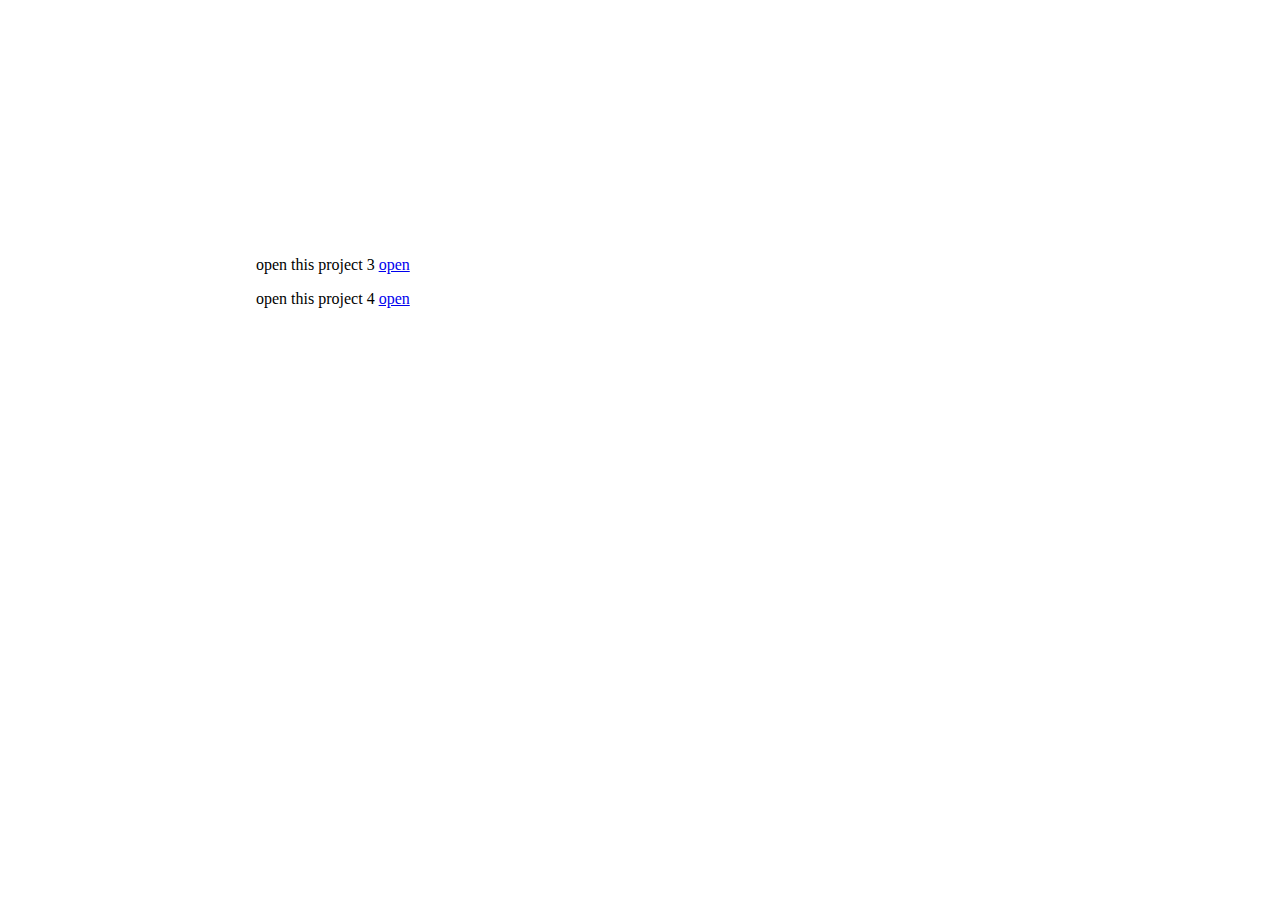
<file: index.html>
<!DOCTYPE html>
<head>
<title>WEB DEVELOPMET PROJECTS</title>
<meta charset="UTF-8">

<meta name="viewport" content="width=device-width, initial-scale=1.0">

<meta name="description" content="SINGLE PAGE CV">

<meta name="keywords" content="HTML, Web Development, Learning">
<style>
    body{
        margin: 20%;

    }
</style>
</head>
<body>
    <p>open this project 3 <a href="proj3/index.html">open</a> </p>
    <p>open this project 4 <a href="proj4/index.html">open</a> </p>
</body>
</html>
</file>
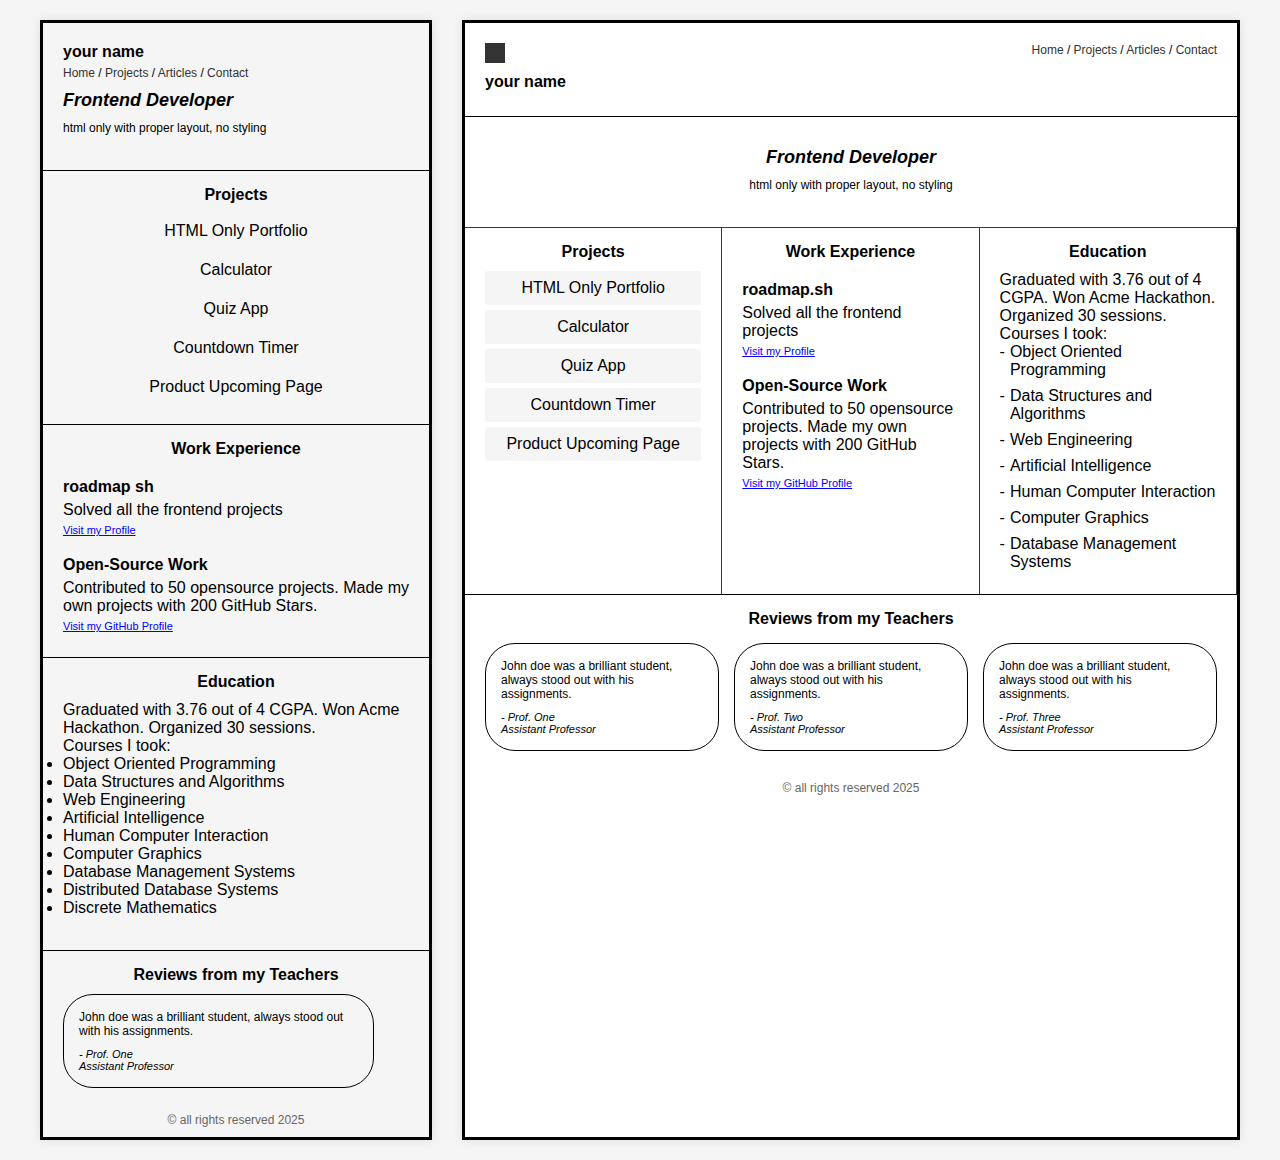
<file: proj3/index.html>
<!DOCTYPE html>
<html lang="en">
<head>
    <meta charset="UTF-8">
    <meta name="viewport" content="width=device-width, initial-scale=1.0">
    <link rel="stylesheet" href="styles.css">
    <title>Frontend Developer Portfolio</title>    
</head>
<body>
    <div class="container">
        <!-- Left Panel -->
        <div class="left-panel">
            <!-- Header Section -->
            <div class="header">
                
                <h1>your name</h1>
                <div class="nav">
                    <a href="#">Home</a> / 
                    <a href="#">Projects</a> / 
                    <a href="#">Articles</a> / 
                    <a href="#">Contact</a>
                </div>
                <div class="title">Frontend Developer</div>
                <div class="subtitle">html only with proper layout, no styling</div>
            </div>
            
            <!-- Projects Section -->
            <div class="section">
                <div class="section-title">Projects</div>
                <div class="project-item">HTML Only Portfolio</div>
                <div class="project-item">Calculator</div>
                <div class="project-item">Quiz App</div>
                <div class="project-item">Countdown Timer</div>
                <div class="project-item">Product Upcoming Page</div>
            </div>
            
            <!-- Work Experience Section -->
            <div class="section">
                <div class="section-title">Work Experience</div>
                <div class="experience-content">
                    <div class="experience-title">roadmap sh</div>
                    <div>Solved all the frontend projects</div>
                    <div class="visit-profile">Visit my Profile</div>
                </div>
                
                <div class="experience-content">
                    <div class="experience-title">Open-Source Work</div>
                    <div>Contributed to 50 opensource projects. Made my own projects with 200 GitHub Stars.</div>
                    <div class="visit-profile">Visit my GitHub Profile</div>
                </div>
            </div>
            
            <!-- Education Section -->
            <div class="section">
                <div class="section-title">Education</div>
                <div class="education-content">
                    <div>Graduated with 3.76 out of 4 CGPA. Won Acme Hackathon. Organized 30 sessions.</div>
                    <div>Courses I took:</div>
                    <ul>
                        <li>Object Oriented Programming</li>
                        <li>Data Structures and Algorithms</li>
                        <li>Web Engineering</li>
                        <li>Artificial Intelligence</li>
                        <li>Human Computer Interaction</li>
                        <li>Computer Graphics</li>
                        <li>Database Management Systems</li>
                        <li>Distributed Database Systems</li>
                        <li>Discrete Mathematics</li>
                      </ul>
                      <br>
                </div>
            </div>
            
            <!-- Reviews Section -->
            <div class="reviews">
                <div class="section-title">Reviews from my Teachers</div>
                <div class="review-card">
                    <div class="review-text">John doe was a brilliant student, always stood out with his assignments.</div>
                    <div class="reviewer">- Prof. One<br>Assistant Professor</div>
                </div>
            </div>
            
            <!-- Footer -->
            <div class="footer">
                © all rights reserved 2025
            </div>
        </div>
        
        <!-- Right Panel -->
        <div class="right-panel">
            <!-- Header Section -->
            <div class="header">
                <div>
                    <div class="icon"></div>
                    <h1>your name</h1>
                </div>
                <div class="nav">
                    <a href="#">Home</a> / 
                    <a href="#">Projects</a> / 
                    <a href="#">Articles</a> / 
                    <a href="#">Contact</a>
                </div>
            </div>
            
            <div>
                <div style="text-align: center; padding: 20px;">
                    <div class="title">Frontend Developer</div>
                    <div class="subtitle">html only with proper layout, no styling</div>
                </div>
            </div>
            
            <div class="content">
                <!-- Projects Section -->
                <div class="section">
                    <div class="section-title">Projects</div>
                    <div class="project-item">HTML Only Portfolio</div>
                    <div class="project-item">Calculator</div>
                    <div class="project-item">Quiz App</div>
                    <div class="project-item">Countdown Timer</div>
                    <div class="project-item">Product Upcoming Page</div>
                </div>
                
                <!-- Work Experience Section -->
                <div class="section">
                    <div class="section-title">Work Experience</div>
                    <div class="experience-content">
                        <div class="experience-title">roadmap.sh</div>
                        <div>Solved all the frontend projects</div>
                        <div class="visit-profile">Visit my Profile</div>
                    </div>
                    
                    <div class="experience-content">
                        <div class="experience-title">Open-Source Work</div>
                        <div>Contributed to 50 opensource projects. Made my own projects with 200 GitHub Stars.</div>
                        <div class="visit-profile">Visit my GitHub Profile</div>
                    </div>
                </div>
                
                <!-- Education Section -->
                <div class="section">
                    <div class="section-title">Education</div>
                    <div>Graduated with 3.76 out of 4 CGPA. Won Acme Hackathon. Organized 30 sessions.</div>
                    <div>Courses I took:</div>
                    <div class="education-item">Object Oriented Programming</div>
                    <div class="education-item">Data Structures and Algorithms</div>
                    <div class="education-item">Web Engineering</div>
                    <div class="education-item">Artificial Intelligence</div>
                    <div class="education-item">Human Computer Interaction</div>
                    <div class="education-item">Computer Graphics</div>
                    <div class="education-item">Database Management Systems</div>
                </div>
                
                <!-- Reviews Section -->
                <div class="reviews">
                    <div class="section-title">Reviews from my Teachers</div>
                    <div class="review-cards">
                        <div class="review-card">
                            <div class="review-text">John doe was a brilliant student, always stood out with his assignments.</div>
                            <div class="reviewer">- Prof. One<br>Assistant Professor</div>
                        </div>
                        <div class="review-card">
                            <div class="review-text">John doe was a brilliant student, always stood out with his assignments.</div>
                            <div class="reviewer">- Prof. Two<br>Assistant Professor</div>
                        </div>
                        <div class="review-card">
                            <div class="review-text">John doe was a brilliant student, always stood out with his assignments.</div>
                            <div class="reviewer">- Prof. Three<br>Assistant Professor</div>
                        </div>
                    </div>
                </div>
            </div>
            
            <!-- Footer -->
            <div class="footer">
                © all rights reserved 2025
            </div>
        </div>
    </div>
</body>
</html>
</file>
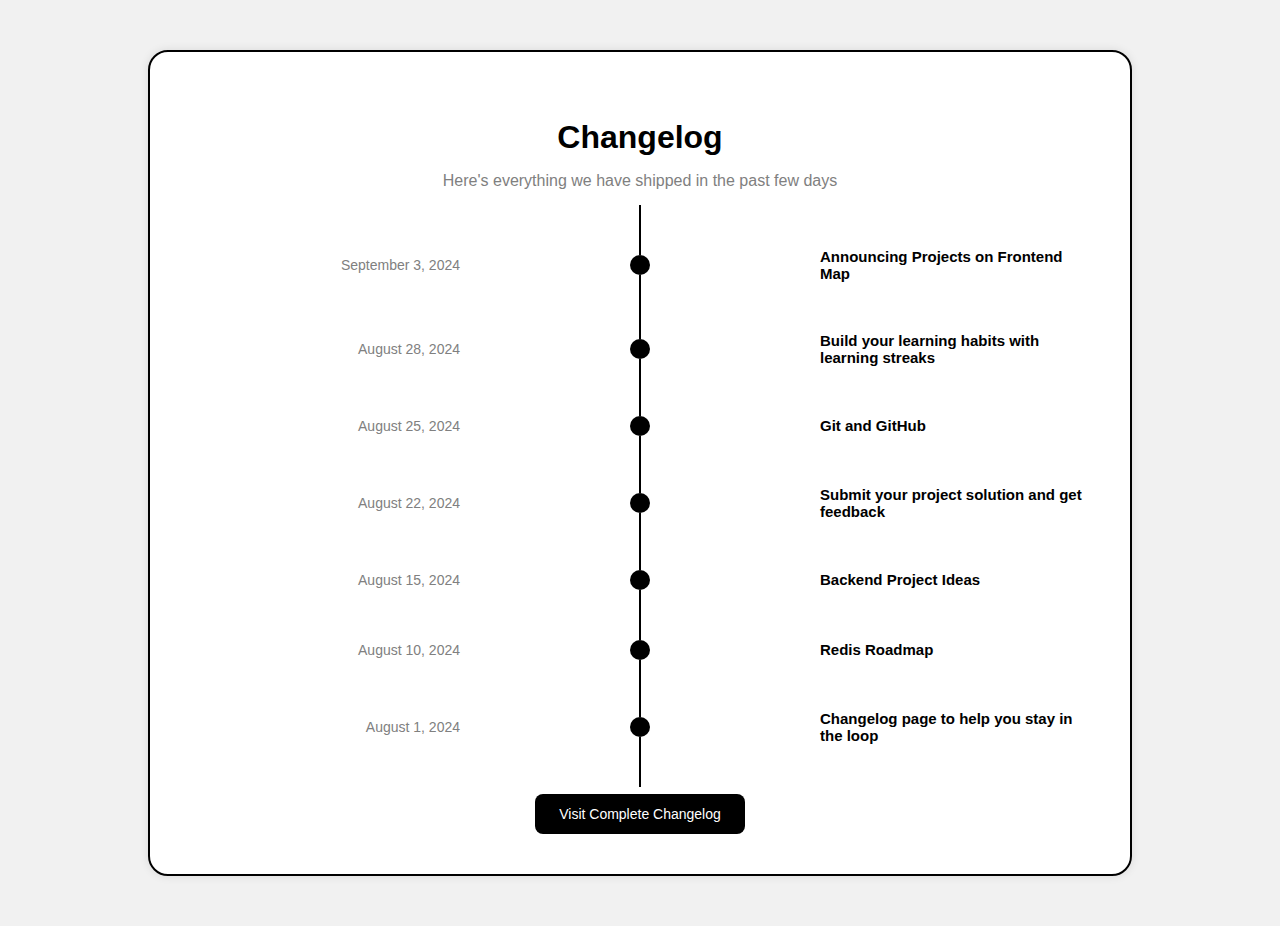
<file: proj4/index.html>
<!DOCTYPE html>
<html lang="en">
<head>
  <meta charset="UTF-8" />
  <meta name="viewport" content="width=device-width, initial-scale=1.0"/>
  <title>Changelog Timeline</title>
  <link rel="stylesheet" href="styles.css">
</head>
<body>
  <div class="timeline-container">
    <h2>Changelog</h2>
    <p class="subtitle">Here's everything we have shipped in the past few days</p>
    <br>

    <div class="timeline-item">
      <div class="date">September 3, 2024</div>
      <div class="line-dot"></div>
      <div class="description">Announcing Projects on Frontend Map</div>
    </div>

    <div class="timeline-item">
      <div class="date">August 28, 2024</div>
      <div class="line-dot"></div>
      <div class="description">Build your learning habits with learning streaks</div>
    </div>

    <div class="timeline-item">
      <div class="date">August 25, 2024</div>
      <div class="line-dot"></div>
      <div class="description">Git and GitHub</div>
    </div>

    <div class="timeline-item">
      <div class="date">August 22, 2024</div>
      <div class="line-dot"></div>
      <div class="description">Submit your project solution and get feedback</div>
    </div>

    <div class="timeline-item">
      <div class="date">August 15, 2024</div>
      <div class="line-dot"></div>
      <div class="description">Backend Project Ideas</div>
    </div>

    <div class="timeline-item">
      <div class="date">August 10, 2024</div>
      <div class="line-dot"></div>
      <div class="description">Redis Roadmap</div>
    </div>

    <div class="timeline-item">
      <div class="date">August 1, 2024</div>
      <div class="line-dot"></div>
      <div class="description">Changelog page to help you stay in the loop</div>
    </div>

    <div class="button-container">
      <button>Visit Complete Changelog</button>
    </div>
  </div>
</body>
</html>
</file>
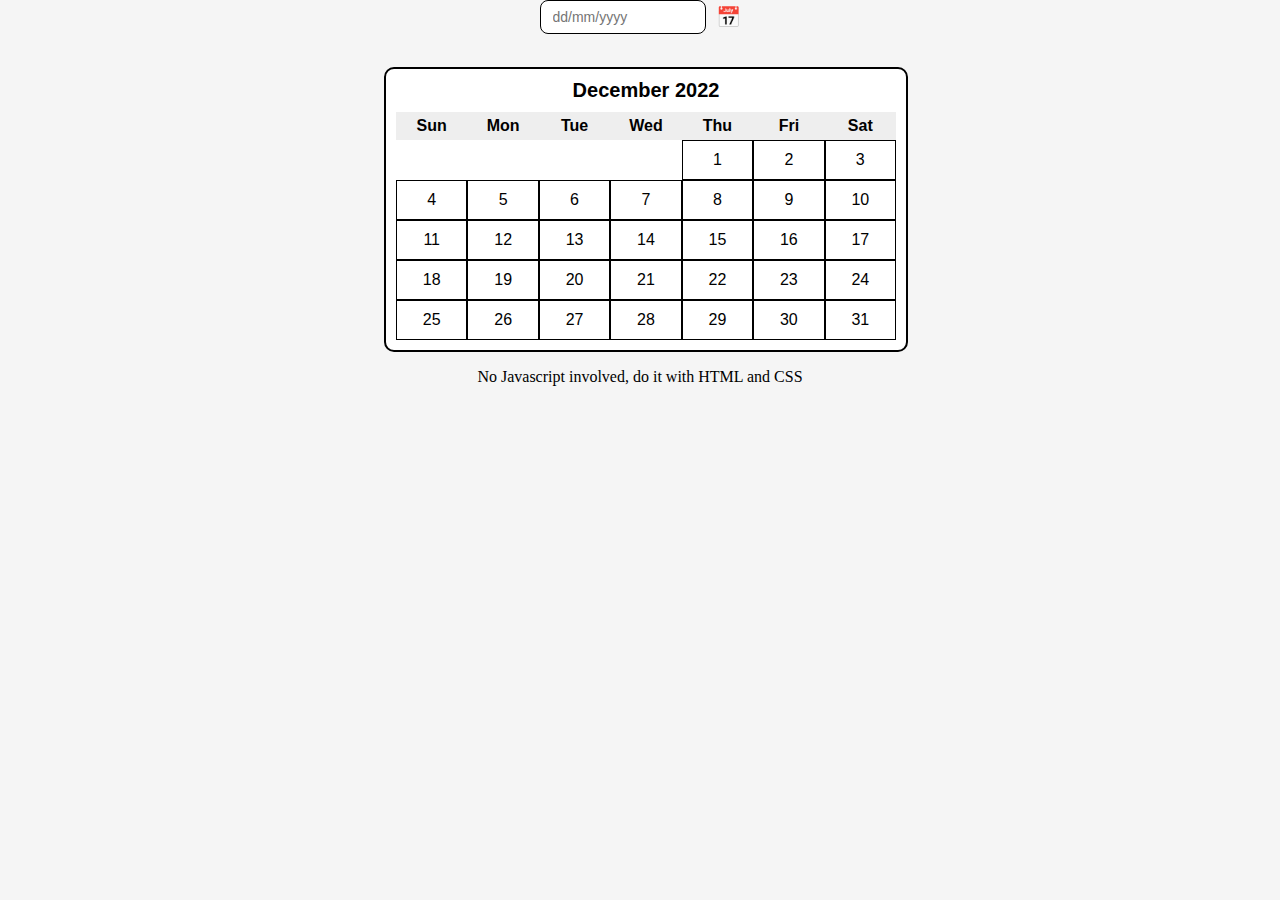
<file: proj6/index.html>
<!DOCTYPE html>
<html>
<head>
  <title>Calendar</title>
  <link rel="stylesheet" href="styles.css">
  <meta charset="UTF-8">
  <meta name="viewport" content="width=device-width, initial-scale=1.0">
</head>
<body>
    <div class="calendar-top-bar">
        <input type="text" placeholder="dd/mm/yyyy" class="date-input">
        <span class="calendar-icon">📅</span>
      </div>
      <br>
  <div class="calendar">
    <div class="calendar-header">December 2022</December></div>

    <div class="calendar-days">
      <div>Sun</div><div>Mon</div><div>Tue</div><div>Wed</div><div>Thu</div><div>Fri</div><div>Sat</div>
    </div>

    <div class="calendar-dates">
      <div class="empty"></div>
      <div class="empty"></div>
      <div class="empty"></div>
      <div class="empty"></div>
      <div>1</div><div>2</div><div>3</div>
      <div>4</div><div>5</div><div>6</div><div>7</div><div>8</div><div>9</div><div>10</div>
      <div>11</div><div>12</div><div>13</div><div>14</div><div>15</div><div>16</div><div>17</div>
      <div>18</div><div>19</div><div>20</div><div>21</div><div>22</div><div>23</div><div>24</div>
      <div>25</div><div>26</div><div>27</div><div>28</div><div>29</div><div>30</div><div>31</div>
    </div>
  </div>
  <p>No Javascript involved, do it with HTML and CSS</p>
</body>
</html>
</file>
<file: proj3/styles.css>
* {
    margin: 0;
    padding: 0;
    box-sizing: border-box;
    font-family: Arial, sans-serif;
}

body {
    background-color: #f5f5f5;
    padding: 20px;
}

.container {
    display: flex;
    max-width: 1200px;
    margin: 0 auto;
    background-color: transparent; /* Changed from #fff to transparent */
    box-shadow: none;
    gap: 30px;
    
}

.left-panel {
    flex: 1;
    background-color: none; /* Added white background */
    box-shadow: 0 0 10px rgba(0, 0, 0, 0.1); /* Added shadow */
    border-right: none; /* Removed border-right */
    border-style: solid;
}

.right-panel {
    flex: 2;
    background-color: #fff; /* Added white background */
    box-shadow: 0 0 10px rgba(0, 0, 0, 0.1); /* Added shadow */
    border-style:solid;
}

.header {
    padding: 20px;
    border-bottom: 1px solid black;
}

.header .icon {
    width: 20px;
    height: 20px;
    background-color: #333;
    margin-bottom: 10px;
}

.header h1 {
    font-size: 16px;
    margin-bottom: 5px;
}

.nav {
    font-size: 12px;
    margin-bottom: 5px;
}

.nav a {
    text-decoration: none;
    color: #333;
}

.title {
    font-size: 18px;
    font-weight: bold;
    margin: 10px 0;
    font-style: italic;
}

.subtitle {
    font-size: 12px;
    color: black;
    margin-bottom: 15px;
}

.section {
    padding: 15px 20px;
    border-bottom: 1px solid black;
}

.section-title {
    font-weight: bold;
    margin-bottom: 10px;
    text-align: center;
}

.project-item, .experience-item {
    padding: 8px 0;
    text-align: center;
    background-color: #f5f5f5;
    margin-bottom: 5px;
    border-radius: 3px;
}

.experience-content {
    padding: 10px 0;
}

.experience-title {
    font-weight: bold;
    margin-bottom: 5px;
}

.education-content {
    margin-top: 10px;
}

.education-item {
    margin-bottom: 5px;
    display: flex;
}

.education-item:before {
    content: "-";
    margin-right: 5px;
}

.reviews {
    padding: 15px 20px;
}

.review-cards {
    display: flex;
    justify-content: space-between;
    margin-top: 15px;
    gap: 15px; /* Added gap between reviews */
}

.review-card {
    border: 1px solid black;
    border-radius: 30px;
    padding: 15px;
    width: 90%; /* Changed from 100% to 30% */
    min-width: 170px; /* Added minimum width */
}

.review-text {
    margin-bottom: 10px;
    font-size: 12px;
}

.reviewer {
    font-style: italic;
    color: black;
    font-size: 11px;
}

.footer {
    text-align: center;
    padding: 10px 0;
    font-size: 12px;
    color: #666;
}

/* Right panel specific styles */
.right-panel .header {
    display: flex;
    justify-content: space-between;
    align-items: flex-start;
}

.right-panel .content {
    display: flex;
    flex-wrap: wrap;
}

.right-panel .section {
    width: 33.33%;
    border-top: 1px solid #0e0a0acf;
    border-right: 1px solid #0e0a0acf;
    border-bottom: 1px solid black;
    height: auto; /* Changed from fixed height to auto */
    min-height: 250px; /* Added min-height instead */
    overflow: auto; /* Added overflow handling */
}

.right-panel .reviews {
    width: 100%;
    
    padding-bottom: 20px;
}

.visit-profile {
    font-size: 11px;
    color: blue;
    text-decoration: underline;
    cursor: pointer;
    display: block;
    margin-top: 5px;
}

/* Added new education content specific style */
.right-panel .education-content {
    margin-top: 10px;
    display: flex;
    flex-direction: column;
}

/* Added education item for right panel */
.right-panel .education-item {
    margin-bottom: 8px; /* Increased spacing */
}

/* Added responsive styles */
@media screen and (max-width: 1000px) {
    .right-panel .section {
        width: 50%; /* On smaller screens, use half width */
    }
}

@media screen and (max-width: 768px) {
    .container {
        flex-direction: column;
    }
    
    .right-panel .section {
        width: 100%; /* On mobile screens, use full width */
    }
    
    .review-cards {
        flex-direction: column;
    }
    
    .review-card {
        width: 100%;
        margin-bottom: 10px;
    }
}
</file>
<file: proj4/styles.css>
body {
    background-color: #f1f1f1;
    font-family: Arial, sans-serif;
    margin: 0;
    padding: 50px 0;
  }
  
  .timeline-container {
    width: 90%;
    max-width: 900px;
    background-color: #fff;
    margin: auto;
    padding: 40px;
    border: 2px solid black;
    border-radius: 20px;
    box-shadow: 0 0 10px rgba(0,0,0,0.1);
  }
  
  .timeline-container h2 {
    text-align: center;
    font-size: 32px;
    margin-bottom: 10px;
  }
  
  .subtitle {
    text-align: center;
    color: gray;
    margin-bottom: 40px;
  }
  
  .timeline-item {
    display: flex;
    align-items: center;
    justify-content: space-between;
    position: relative;
    margin-bottom: 50px;
  }
  
  .date {
    width: 30%;
    text-align: right;
    color: gray;
    font-size: 14px;
  }
  
  .description {
    width: 30%;
    font-weight: bold;
    font-size: 15px;
  }
  
  .line-dot {
    position: relative;
    width: 20px;
    height: 20px;
    background-color: black;
    border-radius: 50%;
  }
  
  .line-dot::before {
    content: '';
    position: absolute;
    top: -50px;
    left: 50%;
    transform: translateX(-50%);
    width: 2px;
    height: 50px;
    background-color: black;
  }
  
  .line-dot::after {
    content: '';
    position: absolute;
    bottom: -50px;
    left: 50%;
    transform: translateX(-50%);
    width: 2px;
    height: 50px;
    background-color: black;
  }
  
  .button-container {
    text-align: center;
    margin-top: 40px;
  }
  
  .button-container button {
    padding: 12px 24px;
    background-color: black;
    color: white;
    border: none;
    border-radius: 8px;
    font-size: 14px;
    cursor: pointer;
  }
</file>
<file: proj6/styles.css>
body {
    margin: 0;
    padding: 0;
    
    justify-content: center;
    align-items: center;/* or center if you want vertical center */
    min-height: 100vh;
    background-color: #f5f5f5;
  }

.calendar {
    width: 500px;
    border: 2px solid #000;
    border-radius: 10px;
    padding: 10px;
    background: #fff;
    font-family: sans-serif; 
    align-items: center;
    margin-left: 30%;
  }
  .calendar-header {
    text-align: center;
    font-size: 20px;
    font-weight: bold;
    margin-bottom: 10px;
  }
  
  .calendar-days,
  .calendar-dates {
    display: grid;
    grid-template-columns: repeat(7, 1fr);
    text-align: center;
  }
  
  .calendar-days div {
    font-weight: bold;
    padding: 5px;
    background-color: #eee;
  }
  
  .calendar-dates div {
    padding: 10px;
    border: 1px solid black;
  }
  
  .calendar-dates div.empty {
    border: none;
    background: transparent;
  }
  

  .calendar-top-bar {
    display: flex;
    justify-content: center;
    align-items: center;
    gap: 10px;
    margin-bottom: 15px;
  }
  
  .date-input {
    padding: 8px 12px;
    border: 1px solid black;
    border-radius: 8px;
    font-size: 14px;
    width: 140px;
  }
  
  .calendar-icon {
    font-size: 20px;
    cursor: pointer;
  }

  p{
    text-align: center;
  }
</file>
